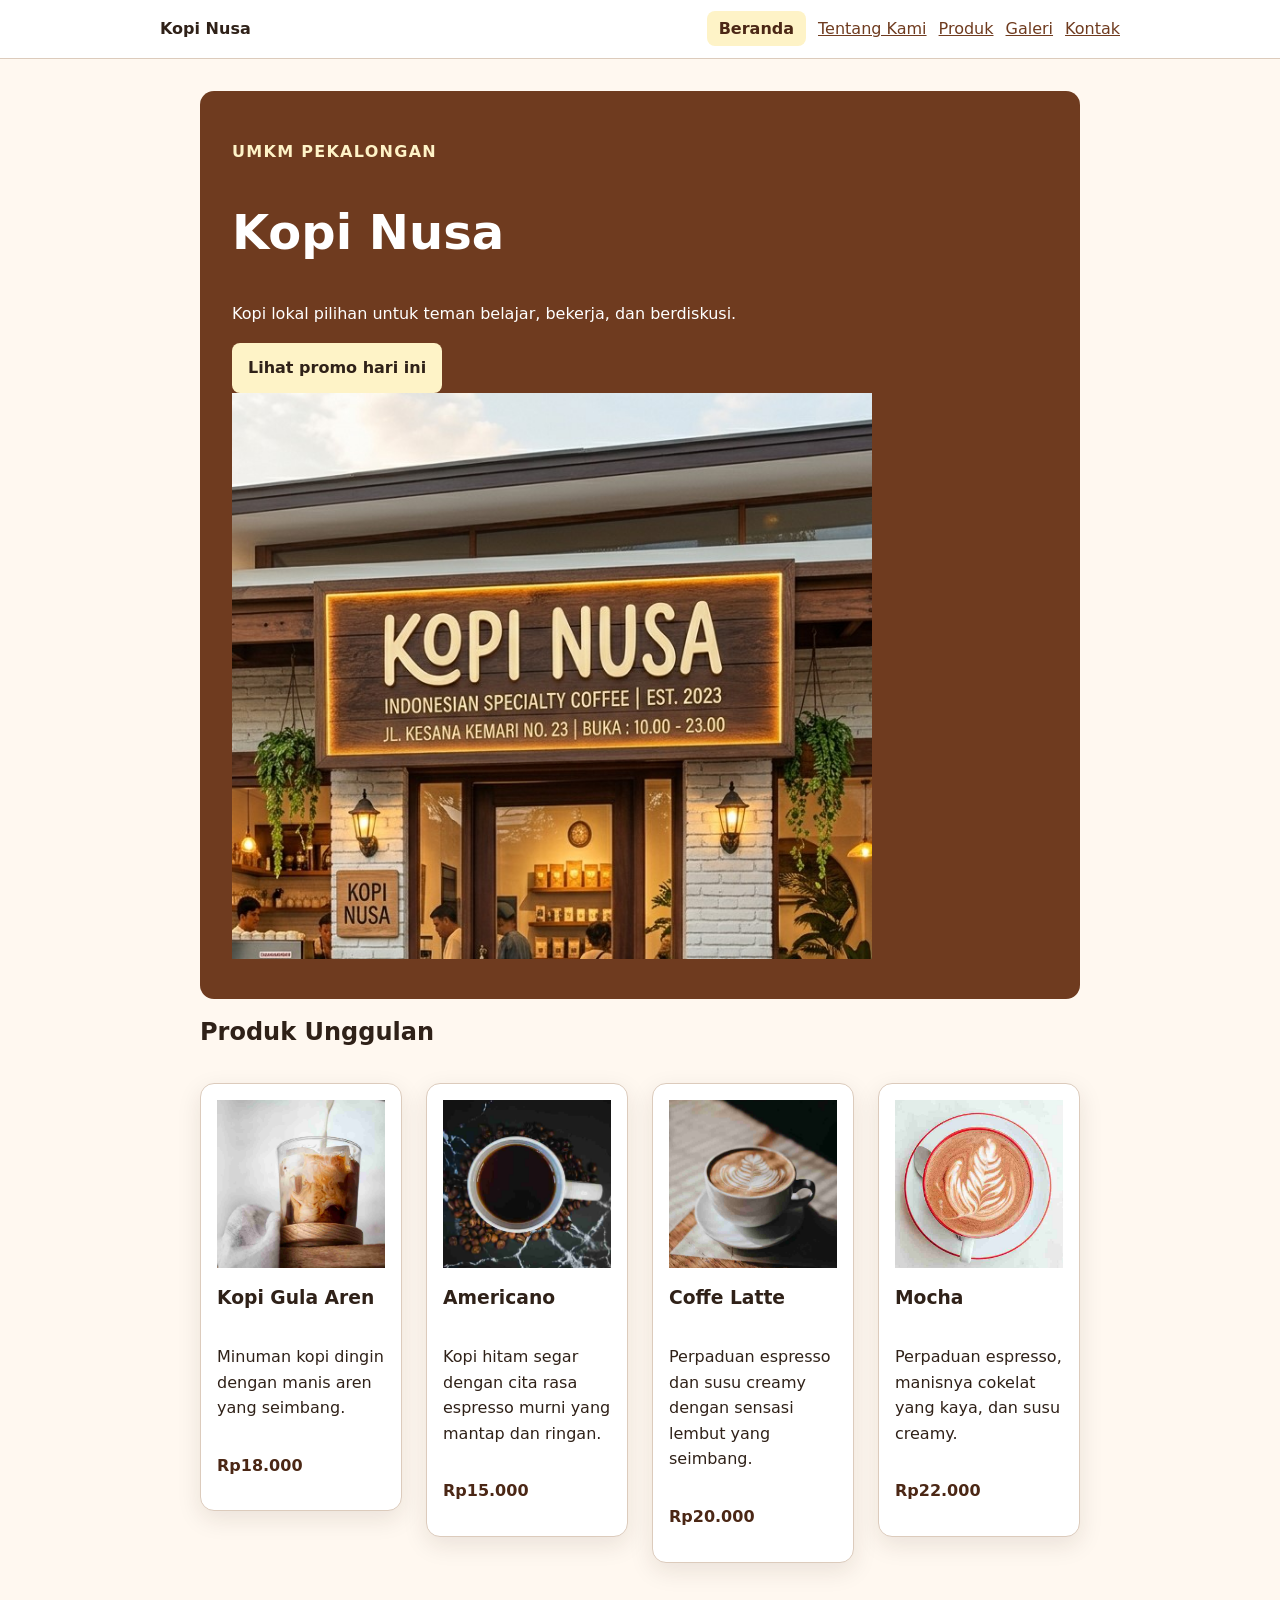
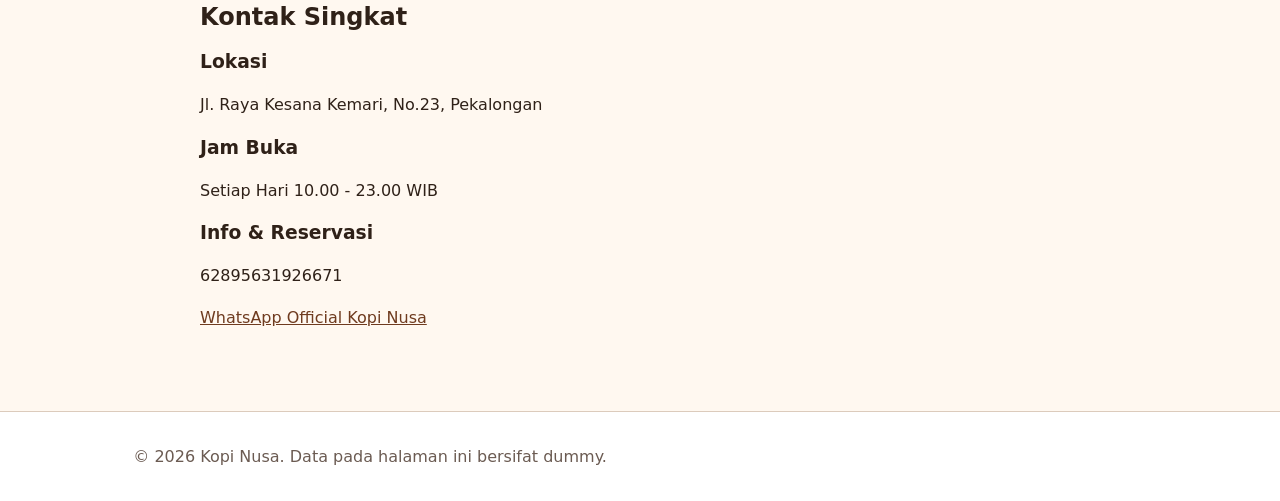
<file: index.html>
<!doctype html>
<html lang="id">
  <head>
    <meta charset="utf-8" />
    <meta name="viewport" content="width=device-width, initial-scale=1" />
    <title>Kopi Nusa - Website UMKM</title>
    <link rel="stylesheet" href="css/style.css" />
  </head>
  <script src="js/app.js" defer></script>

  <body>
  <a class="skip-link" href="#konten">Lewati ke konten utama</a>
  <header class="site-header">
    <nav class="nav" aria-label="Navigasi utama">
      <a class="brand" href="index.html">Kopi Nusa</a>
      <ul>
        <li><a aria-current="page" href="index.html">Beranda</a></li>
        <li><a href="tentang.html">Tentang Kami</a></li>
        <li><a href="produk.html">Produk</a></li>
        <li><a href="galeri.html">Galeri</a></li>
        <li><a href="kontak.html">Kontak</a></li>
      </ul>
    </nav>
  </header>

  <main id="konten" class="page">
      <section class="hero" aria-labelledby="hero-title">
  <div class="hero-content">
    <p class="eyebrow">UMKM Pekalongan</p>
    <h1 id="hero-title">Kopi Nusa</h1>
    <p>Kopi lokal pilihan untuk teman belajar, bekerja, dan berdiskusi.</p>
    <button id="promoButton" type="button">Lihat promo hari ini</button>
  </div>
  <img class="hero-image" src="assets/images/galeri/Kopi Nusa.jpg" width="640" height="360" alt="Etalase Kopi Nusa berisi kemasan kopi lokal" />
</section>

      <section aria-labelledby="produk-title">
        <h2 id="produk-title">Produk Unggulan</h2>
        <ul class="product-list">
          <li>
    <article class="product-card">
      <img src="assets/images/kopi/gula aren-.jpg" width="500" height="500" loading="lazy" alt="Gelas Kopi Gula Aren dingin" class="product-img">
      <h3>Kopi Gula Aren</h3>
      <p>Minuman kopi dingin dengan manis aren yang seimbang.</p>
      <p class="price">Rp18.000</p>
    </article>
  </li>
  <li>
    <article class="product-card">
      <img src="assets/images/kopi/americano.jpg" width="500" height="500" loading="lazy" alt="Gelas Kopi Americano Panas" class="product-img">
      <h3>Americano</h3>
      <p>Kopi hitam segar dengan cita rasa espresso murni yang mantap dan ringan.</p>
      <p class="price">Rp15.000</p>
    </article>
  </li>
  <li>
    <article class="product-card">
      <img src="assets/images/kopi/latte_.jpg" width="500" height="500" loading="lazy" alt="Gelas Kopi Latte Panas" class="product-img">
      <h3>Coffe Latte</h3>
      <p>Perpaduan espresso dan susu creamy dengan sensasi lembut yang seimbang.</p>
      <p class="price">Rp20.000</p>
    </article>
  </li>
  <li>
    <article class="product-card">
      <img src="assets/images/kopi/mocha_.jpg" width="500" height="500" loading="lazy" alt="Gelas Kopi Mocha Panas" class="product-img">
      <h3>Mocha</h3>
      <p>Perpaduan espresso, manisnya cokelat yang kaya, dan susu creamy.</p>
      <p class="price">Rp22.000</p>
    </article>
  </li>
</ul>
</section>

      <section id="kontak-singkat" aria-labelledby="kontak-title">
        <h2 id="kontak-title">Kontak Singkat</h2>

        <div class="contact-list">
          <div class="contact-card">
            <h3>Lokasi</h3>
            <p>Jl. Raya Kesana Kemari, No.23, Pekalongan</p>
          </div>

          <div class="contact-card">
            <h3>Jam Buka</h3>
            <p>Setiap Hari 10.00 - 23.00 WIB</p>
          </div>

          <div class="contact-card">
            <h3>Info & Reservasi</h3>
            <p>62895631926671</p>
            <p>
              <a href="https://wa.me/62895631926671" target="_blank" rel="noopener noreferrer">WhatsApp Official Kopi Nusa</a>
            </p>
          </div>
        </div>
      </section>
    </main>
    <footer class="site-footer">
  <p>&copy; 2026 Kopi Nusa. Data pada halaman ini bersifat dummy.</p>
</footer>
    <script src="js/script.js"></script>
  </body>
</html>
</file>
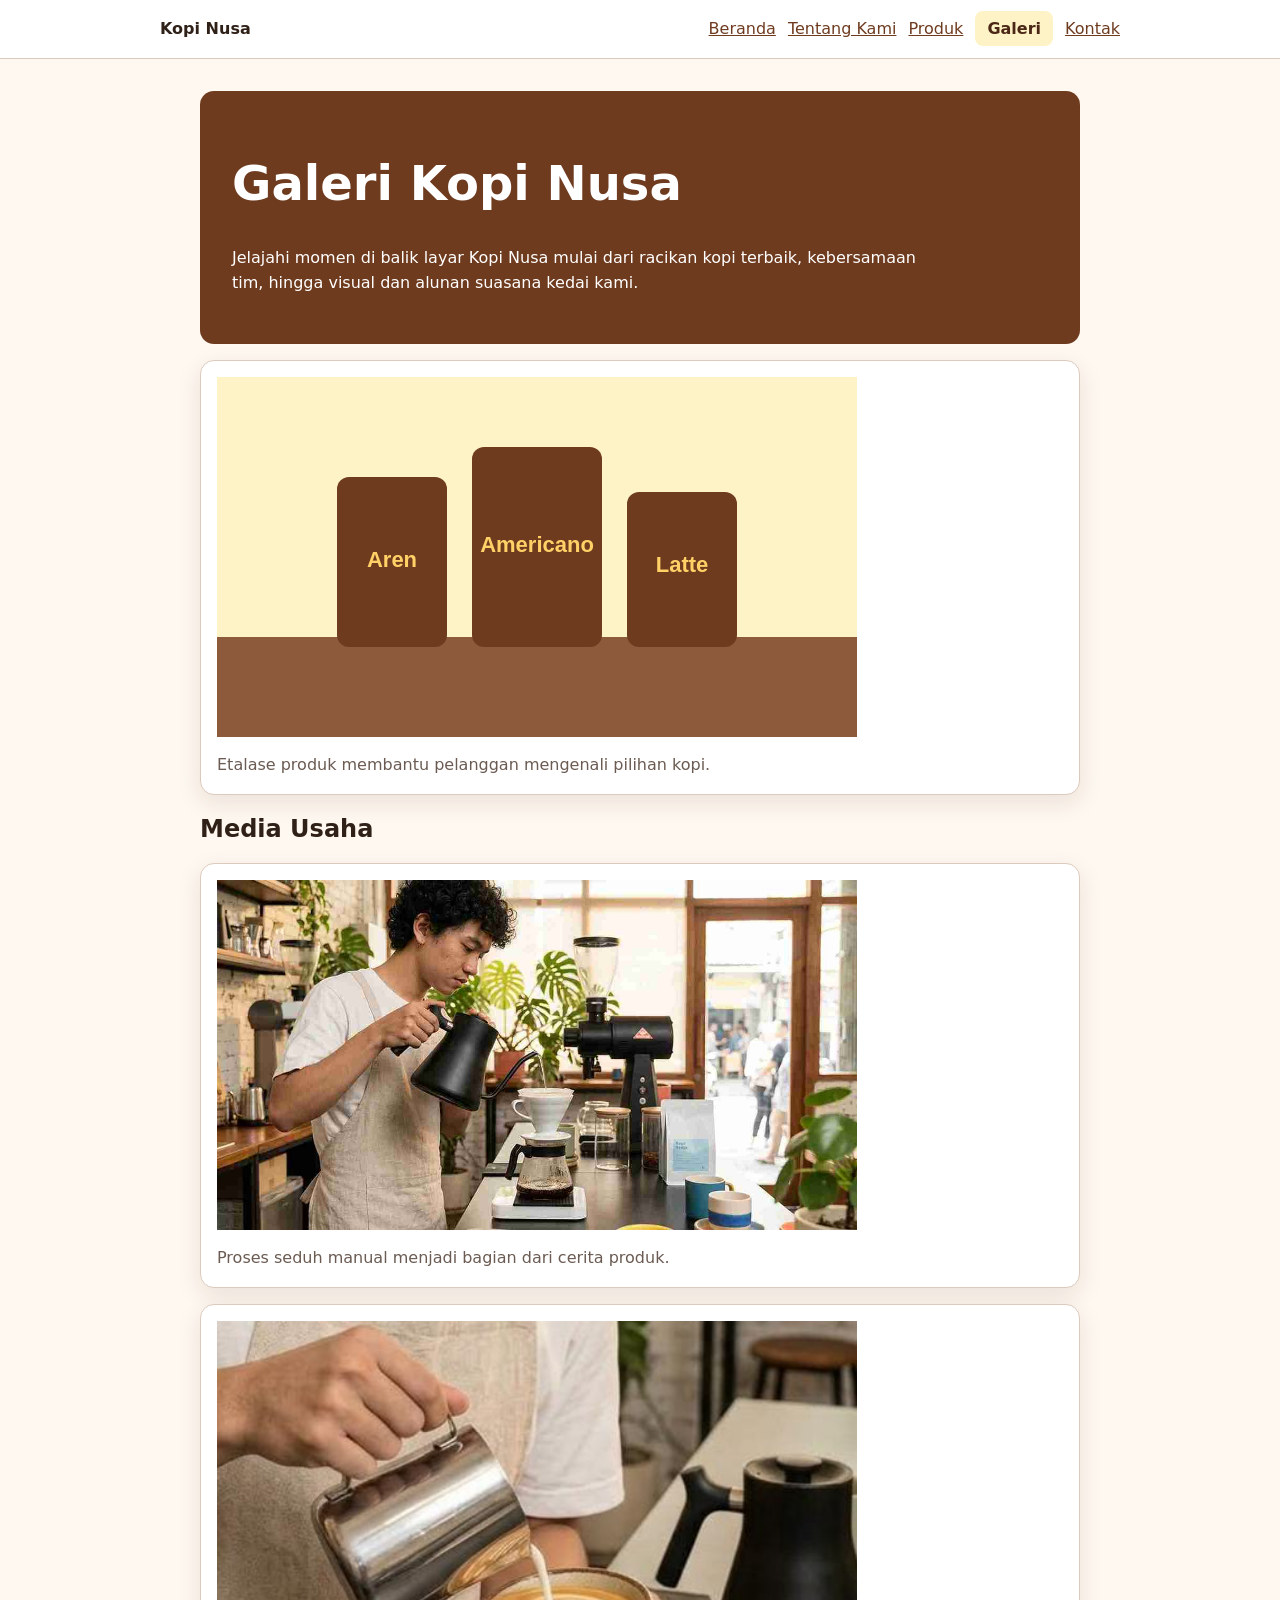
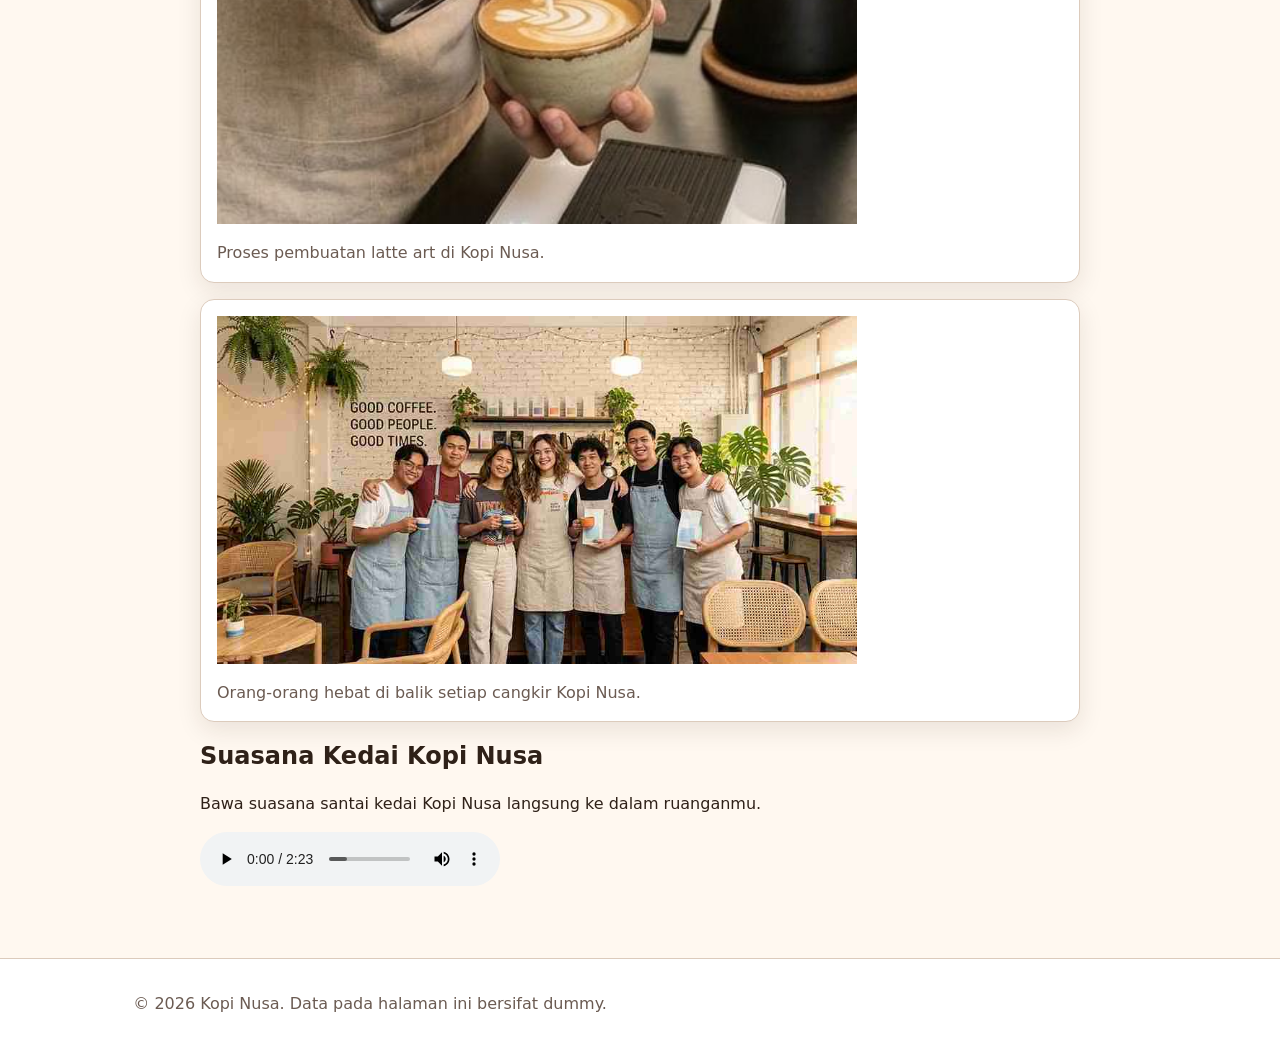
<file: galeri.html>
<!doctype html>
<html lang="id">
  <head>
    <meta charset="utf-8" />
    <meta name="viewport" content="width=device-width, initial-scale=1" />
    <title>Produk Kopi Nusa - Website UMKM</title>
    <link rel="stylesheet" href="css/style.css" />
  </head>
  <script src="js/app.js" defer></script>
  <body>
    <a class="skip-link" href="#konten">Lewati ke konten utama</a>
    <header class="site-header">
      <nav class="nav" aria-label="Navigasi utama">
        <a class="brand" href="index.html">Kopi Nusa</a>
        <ul>
          <li><a href="index.html">Beranda</a></li>
          <li><a href="tentang.html">Tentang Kami</a></li>
          <li><a href="produk.html">Produk</a></li>
          <li><a aria-current="page" href="galeri.html">Galeri</a></li>
          <li><a href="kontak.html">Kontak</a></li>
        </ul>
      </nav>
    </header>
    <main id="konten" class="page">
      <div class="hero">
      <h1>Galeri Kopi Nusa</h1>
      <p>Jelajahi momen di balik layar Kopi Nusa mulai dari racikan kopi terbaik, kebersamaan tim, hingga visual dan alunan suasana kedai kami.</p>
      </div>
  
<figure class="media-card">
  <img src="assets/images/etalase-kopi.svg" width="640" height="360" loading="lazy" alt="Etalase Kopi Nusa berisi kemasan kopi lokal" />
  <figcaption>Etalase produk membantu pelanggan mengenali pilihan kopi.</figcaption>
</figure>

<section aria-labelledby="media-title">
  <h2 id="media-title">Media Usaha</h2>

<div class="galeri-grid">
  <figure class="media-card">
    <img src="assets/images/galeri/barista menuang.jpg" width="640" height="360" loading="lazy" alt="Barista menuang air panas ke dripper kopi" />
    <figcaption>Proses seduh manual menjadi bagian dari cerita produk.</figcaption>
  </figure>

  <figure class="media-card">
    <img src="assets/images/galeri/proses latte art.jpeg" width="640" height="360" loading="lazy" alt="Barista sedang menuangkan buih susu untuk membuat latte art" />
    <figcaption>Proses pembuatan latte art di Kopi Nusa.</figcaption>
  </figure>

  <figure class="media-card">
    <img src="assets/images/galeri/Owner dan tim.jpg" width="640" height="360" loading="lazy" alt="Pemilik dan tim Kopi Nusa berfoto bersama" />
    <figcaption>Orang-orang hebat di balik setiap cangkir Kopi Nusa.</figcaption>
  </figure>
</div>
</section>
<section aria-labelledby="audio-title">
  <h2 id="audio-title">Suasana Kedai Kopi Nusa</h2>
  <p id="audio-note">Bawa suasana santai kedai Kopi Nusa langsung ke dalam ruanganmu.</p>
  <audio controls aria-describedby="audio-note" src="assets/images/audio/suasana coffe shop.mpeg">
    Browser Anda tidak mendukung pemutar audio.
  </audio>
</section>
    </main>
    <footer class="site-footer">
      <p>&copy; 2026 Kopi Nusa. Data pada halaman ini bersifat dummy.</p>
    </footer>
  </body>
</html>
</file>
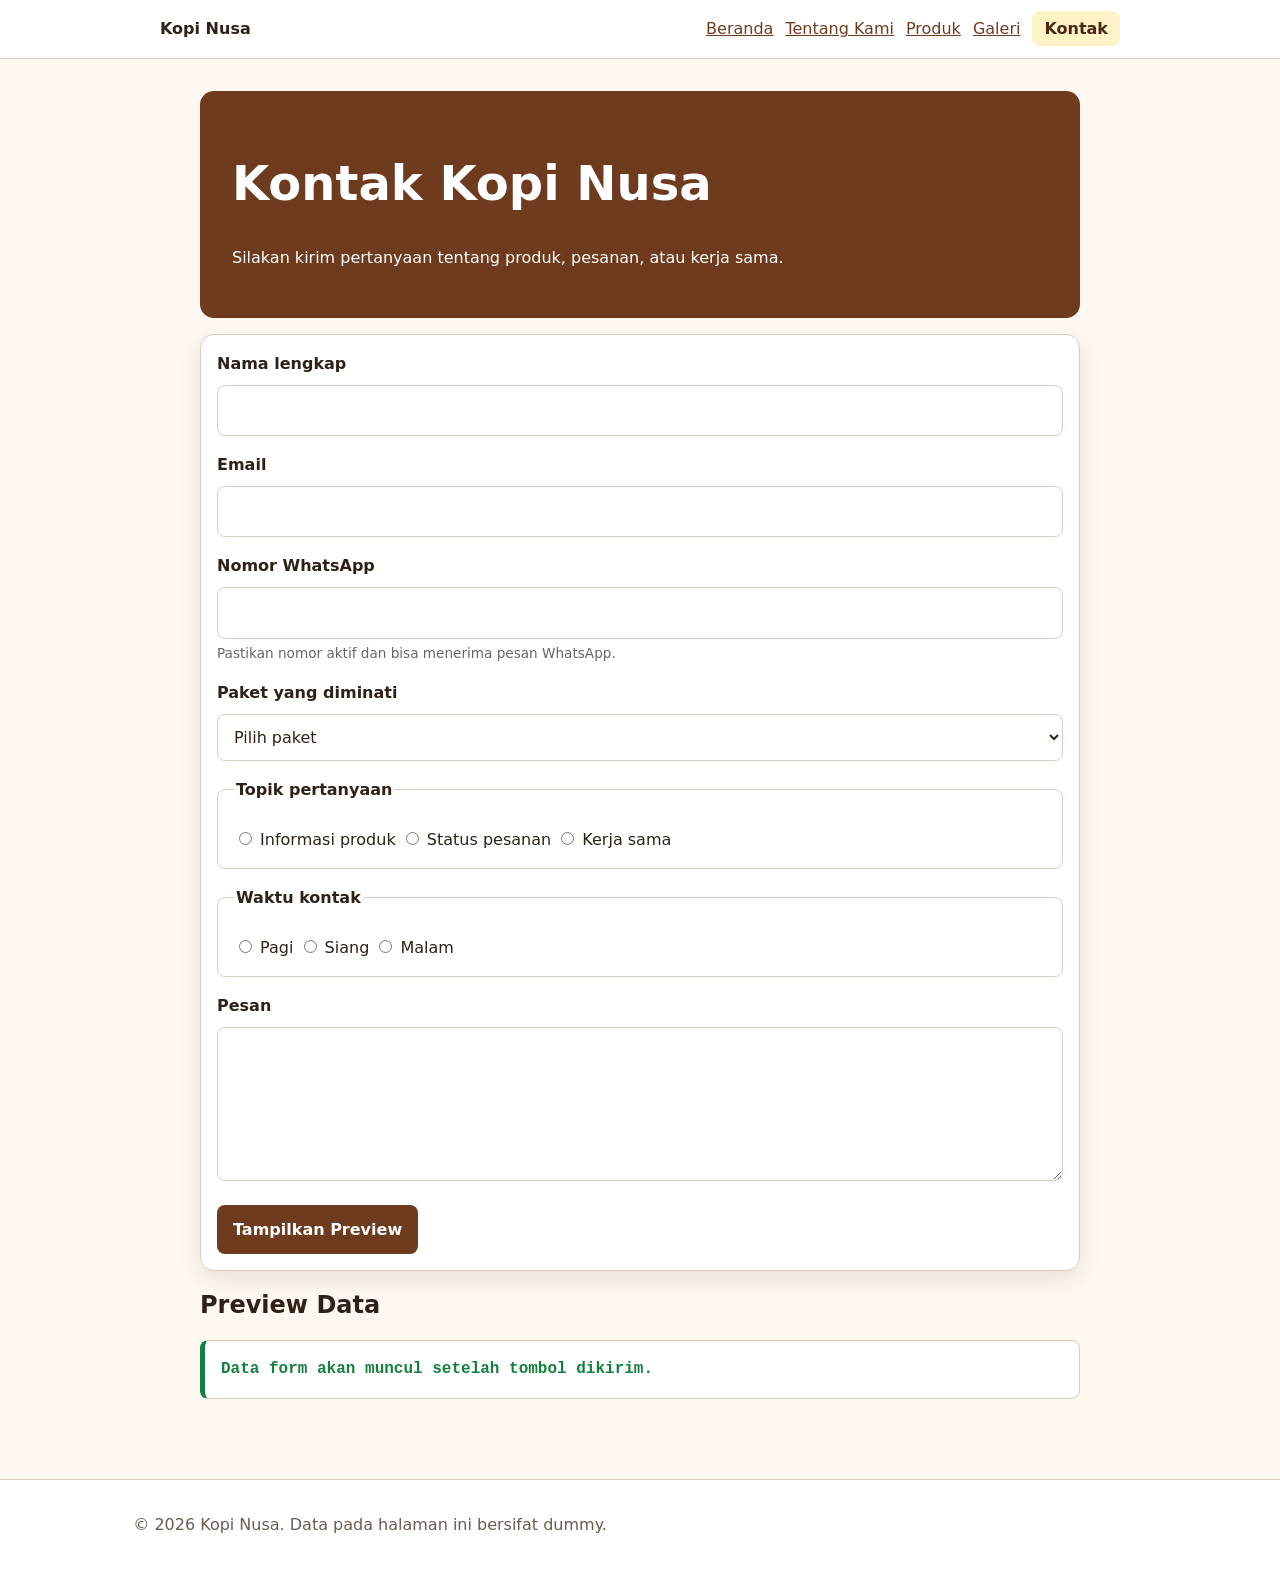
<file: kontak.html>
<!doctype html>
<html lang="id">
  <head>
    <meta charset="utf-8" />
    <meta name="viewport" content="width=device-width, initial-scale=1" />
    <title>Kontak Kopi Nusa - Website UMKM</title>
    <link rel="stylesheet" href="css/style.css" />
    <script src="js/form.js" defer></script>
  </head>
  <script src="js/app.js" defer></script>
  <body>
    <a class="skip-link" href="#konten">Lewati ke konten utama</a>
    <header class="site-header">
      <nav class="nav" aria-label="Navigasi utama">
        <a class="brand" href="index.html">Kopi Nusa</a>
        <ul>
          <li><a href="index.html">Beranda</a></li>
          <li><a href="tentang.html">Tentang Kami</a></li>
          <li><a href="produk.html">Produk</a></li>
          <li><a href="galeri.html">Galeri</a></li>
          <li><a aria-current="page" href="kontak.html">Kontak</a></li>
        </ul>
      </nav>
    </header>
    <main id="konten" class="page">
      <div class="hero">
      <h1>Kontak Kopi Nusa</h1>
      <p>Silakan kirim pertanyaan tentang produk, pesanan, atau kerja sama.</p>
    </div>

      <form id="form-kontak" action="#" method="post">
  <div class="field">
    <label for="nama">Nama lengkap</label>
    <input id="nama" name="nama" type="text" autocomplete="name" required minlength="3" />
  </div>
  <div class="field">
    <label for="email">Email</label>
    <input id="email" name="email" type="email" autocomplete="email" required />
  </div>
  <div class="field">
    <label for="whatsapp">Nomor WhatsApp</label>
    <input id="whatsapp" name="whatsapp" type="tel" inputmode="numeric" pattern="[0-9]*" minlength="10"/>
    <small id="wa-help" style="display: block; font-size: 0.85em; color: #666; margin-top: 4px;">Pastikan nomor aktif dan bisa menerima pesan WhatsApp.</small>
  </div>

  <div class="field">
  <label for="paket">Paket yang diminati</label>
  <select id="paket" name="paket" required>
    <option value="">Pilih paket</option>
    <option value="seduh rumahan">Paket seduh rumahan/harian</option>
    <option value="minum di tempat">Paket minum di tempat</option>
  </select>
</div>
<fieldset>
    <legend>Topik pertanyaan</legend>
    <label><input type="radio" name="topik" value="produk" required /> Informasi produk</label>
    <label><input type="radio" name="topik" value="pesanan" /> Status pesanan</label>
    <label><input type="radio" name="topik" value="kerja-sama" /> Kerja sama</label>
</fieldset>

<fieldset>
  <legend>Waktu kontak</legend>
  <label><input type="radio" name="waktu" value="pagi" required /> Pagi</label>
  <label><input type="radio" name="waktu" value="siang" /> Siang</label>
  <label><input type="radio" name="waktu" value="malam" /> Malam</label>
</fieldset>

<div class="field">
  <label for="pesan">Pesan</label>
  <textarea id="pesan" name="pesan" rows="5" required minlength="10"></textarea>
</div>

<button type="submit">Tampilkan Preview</button>
</form>
<section aria-labelledby="preview-title">
  <h2 id="preview-title">Preview Data</h2>
  <pre id="preview-form" aria-live="polite">Data form akan muncul setelah tombol dikirim.</pre>
</section>
    </main>
    <footer class="site-footer">
      <p>&copy; 2026 Kopi Nusa. Data pada halaman ini bersifat dummy.</p>
    </footer>
  </body>
</html>
</file>
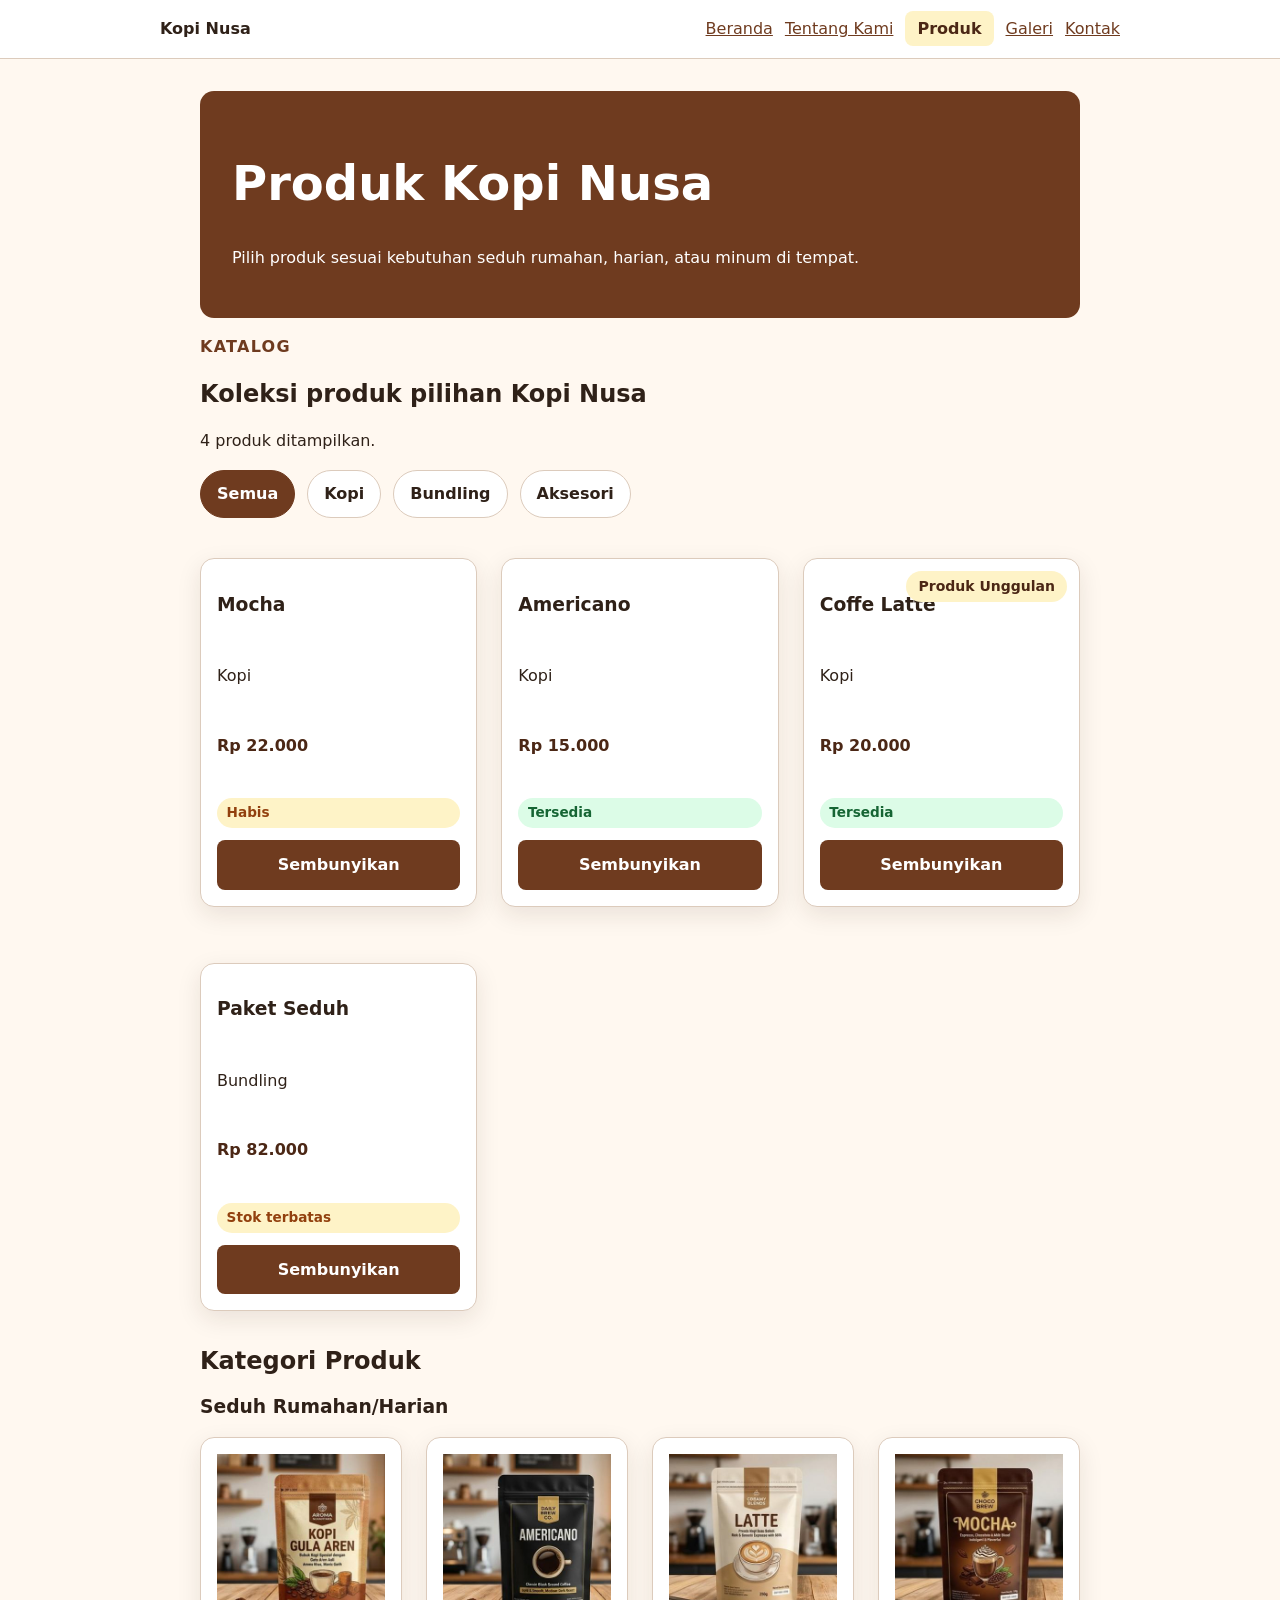
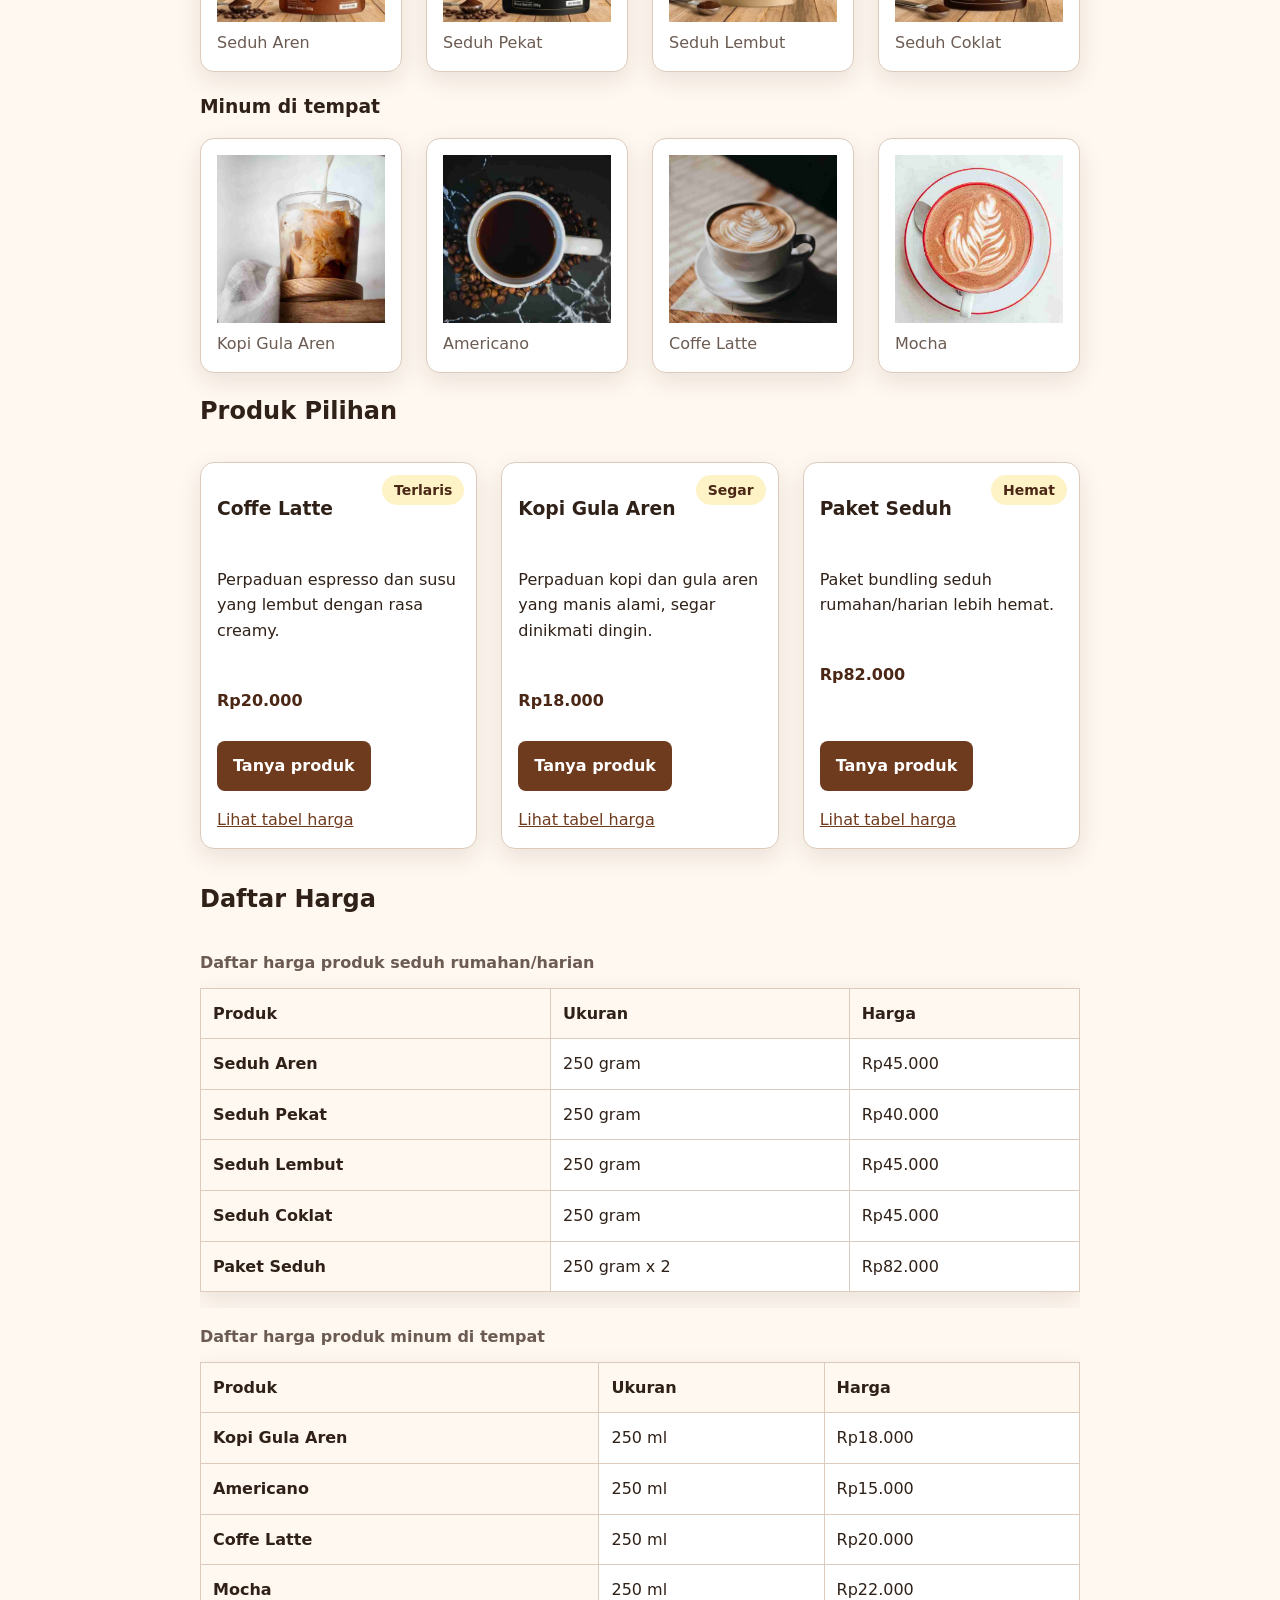
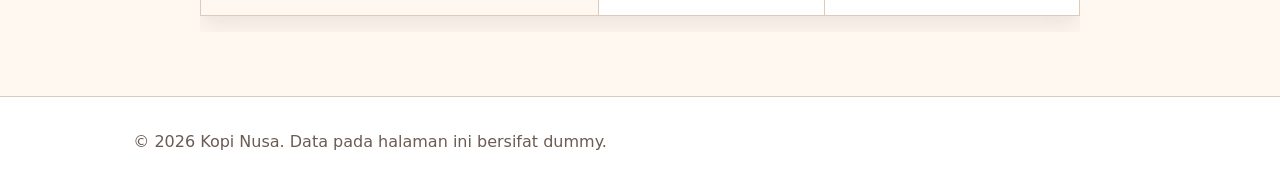
<file: produk.html>
<!doctype html>
<html lang="id">
  <head>
    <meta charset="utf-8" />
    <meta name="viewport" content="width=device-width, initial-scale=1" />
    <title>Produk Kopi Nusa - Website UMKM</title>
    <link rel="stylesheet" href="css/style.css" />
    <script src="js/app.js" defer></script>
  </head>
  <body>
    <a class="skip-link" href="#konten">Lewati ke konten utama</a>
    <header class="site-header">
      <nav class="nav" aria-label="Navigasi utama">
        <a class="brand" href="index.html">Kopi Nusa</a>
        <ul>
          <li><a href="index.html">Beranda</a></li>
          <li><a href="tentang.html">Tentang Kami</a></li>
          <li><a aria-current="page" href="produk.html">Produk</a></li>
          <li><a href="galeri.html">Galeri</a></li>
          <li><a href="kontak.html">Kontak</a></li>
        </ul>
      </nav>
    </header>
    <main id="konten" class="page">
      <div class="hero">
        <h1>Produk Kopi Nusa</h1>
        <p>Pilih produk sesuai kebutuhan seduh rumahan, harian, atau minum di tempat.</p>
      </div>

    <section class="section" aria-labelledby="produk-dinamis-title">
      <div class="section-heading">
        <p class="eyebrow">Katalog</p>
        <h2 id="produk-dinamis-title">Koleksi produk pilihan Kopi Nusa</h2>
        <p id="produk-status" class="produk-status">Produk belum dimuat.</p>
      </div>
      
      <div class="filter-bar" aria-label="Filter kategori produk">
        <button type="button" class="filter-button is-active" data-filter="Semua">Semua</button>
        <button type="button" class="filter-button" data-filter="Kopi">Kopi</button>
        <button type="button" class="filter-button" data-filter="Bundling">Bundling</button>
        <button type="button" class="filter-button" data-filter="Aksesori">Aksesori</button>
      </div>
      <div id="produk-grid" class="product-grid" aria-live="polite"></div>
    </section>

    <section aria-labelledby="kategori-title">
        <h2 id="kategori-title">Kategori Produk</h2>
        <h3>Seduh Rumahan/Harian</h3>
    <ul class="product-list">
      <li>
        <figure class="product-card">
          <img src="assets/images/kopi bubuk/gula aren bubuk.jpeg" width="500" height="500" loading="lazy" alt="Kopi Gula Aren 250g" class="product-img" />
          <figcaption>Seduh Aren</figcaption>
        </figure>
      </li>
      <li>
        <figure class="product-card">
          <img src="assets/images/kopi bubuk/americano bubuk.jpeg" width="500" height="500" loading="lazy" alt="Americano 250g" class="product-img" />
          <figcaption>Seduh Pekat</figcaption>
        </figure>
      </li>
      <li>
        <figure class="product-card">
          <img src="assets/images/kopi bubuk/latte bubuk.jpeg" width="500" height="500" loading="lazy" alt="Latte 250g" class="product-img" />
          <figcaption>Seduh Lembut</figcaption>
        </figure>
      </li>
      <li>
        <figure class="product-card">
          <img src="assets/images/kopi bubuk/mocha bubuk.jpeg" width="500" height="500" loading="lazy" alt="Mocha 250g" class="product-img" />
          <figcaption>Seduh Coklat</figcaption>
        </figure>
      </li>
    </ul>
    <h3>Minum di tempat</h3>
    <ul class="product-list">
      <li>
        <figure class="product-card">
          <img src="assets/images/kopi/gula aren-.jpg" width="500" height="500" loading="lazy" alt="Gelas kopi gula aren dingin" class="product-img" />
          <figcaption>Kopi Gula Aren</figcaption>
        </figure>
      </li>
      <li>
        <figure class="product-card">
          <img src="assets/images/kopi/americano.jpg" width="500" height="500" loading="lazy" alt="Gelas americano panas" class="product-img" />
          <figcaption>Americano</figcaption>
        </figure>
      </li>
      <li>
        <figure class="product-card">
          <img src="assets/images/kopi/latte_.jpg" width="500" height="500" loading="lazy" alt="Gelas latte panas" class="product-img" />
          <figcaption>Coffe Latte</figcaption>
        </figure>
      </li>
      <li>
        <figure class="product-card">
          <img src="assets/images/kopi/mocha_.jpg" width="500" height="500" loading="lazy" alt="Gelas mocha panas" class="product-img" />
          <figcaption>Mocha</figcaption>
        </figure>
      </li>
    </ul>
    </section>

    <section aria-labelledby="produk-pilihan-title">
  <h2 id="produk-pilihan-title">Produk Pilihan</h2>
  <div class="product-grid">
    <article class="product-card">
      <span class="product-badge">Terlaris</span>
      <h3>Coffe Latte</h3>
      <p>Perpaduan espresso dan susu yang lembut dengan rasa creamy.</p>
      <p class="price">Rp20.000</p>
      <div class="card-actions">
        <a class="button" href="kontak.html">Tanya produk</a>
        <a href="#harga-title">Lihat tabel harga</a>
      </div>
    </article>

    <article class="product-card">
      <span class="product-badge">Segar</span>
      <h3>Kopi Gula Aren</h3>
      <p>Perpaduan kopi dan gula aren yang manis alami, segar dinikmati dingin.</p>
      <p class="price">Rp18.000</p>
      <div class="card-actions">
        <a class="button" href="kontak.html">Tanya produk</a>
        <a href="#harga-title">Lihat tabel harga</a>
      </div>
    </article>

    <article class="product-card">
      <span class="product-badge">Hemat</span>
      <h3>Paket Seduh</h3>
      <p>Paket bundling seduh rumahan/harian lebih hemat.</p>
      <p class="price">Rp82.000</p>
      <div class="card-actions">
        <a class="button" href="kontak.html">Tanya produk</a>
        <a href="#harga-title">Lihat tabel harga</a>
      </div>
    </article>
  </div>
</section>

    <section aria-labelledby="harga-title">
  <h2 id="harga-title">Daftar Harga</h2>
  <div class="table-scroll" role="region" aria-labelledby="daftar-harga-caption" tabindex="0">
  <table>
    <caption id="caption-seduh">Daftar harga produk seduh rumahan/harian</caption>
    <thead>
      <tr>
        <th scope="col">Produk</th>
        <th scope="col">Ukuran</th>
        <th scope="col">Harga</th>
      </tr>
    </thead>
    <tbody>
      <tr>
        <th scope="row">Seduh Aren</th>
        <td>250 gram</td>
        <td>Rp45.000</td>
      </tr>
      <tr>
        <th scope="row">Seduh Pekat</th>
        <td>250 gram</td>
        <td>Rp40.000</td>
      </tr>
      <tr>
        <th scope="row">Seduh Lembut</th>
        <td>250 gram</td>
        <td>Rp45.000</td>
      </tr>
      <tr>
        <th scope="row">Seduh Coklat</th>
        <td>250 gram</td>
        <td>Rp45.000</td>
      </tr>
      <tr>
        <th scope="row">Paket Seduh</th>
        <td>250 gram x 2</td>
        <td>Rp82.000</td>
      </tr>
      </tbody>
      </table>
    </div>

    <div class="table-scroll" role="region" aria-labelledby="daftar-harga-caption" tabindex="0">
      <table>
        <caption id="caption-minum">Daftar harga produk minum di tempat</caption>
        <thead>
      <tr>
        <th scope="col">Produk</th>
        <th scope="col">Ukuran</th>
        <th scope="col">Harga</th>
      </tr>
    </thead>
    <tbody>
      <tr>
        <th scope="row">Kopi Gula Aren</th>
        <td>250 ml</td>
        <td>Rp18.000</td>
      </tr>
      <tr>
        <th scope="row">Americano</th>
        <td>250 ml</td>
        <td>Rp15.000</td>
      </tr>
      <tr>
        <th scope="row">Coffe Latte</th>
        <td>250 ml</td>
        <td>Rp20.000</td>
      </tr>
      <tr>
        <th scope="row">Mocha</th>
        <td>250 ml</td>
        <td>Rp22.000</td>
      </tr>
    </tbody>
  </table>
  </div>
</section>
    </main>
    <footer class="site-footer">
      <p>&copy; 2026 Kopi Nusa. Data pada halaman ini bersifat dummy.</p>
    </footer>
  </body>
</html>
</file>
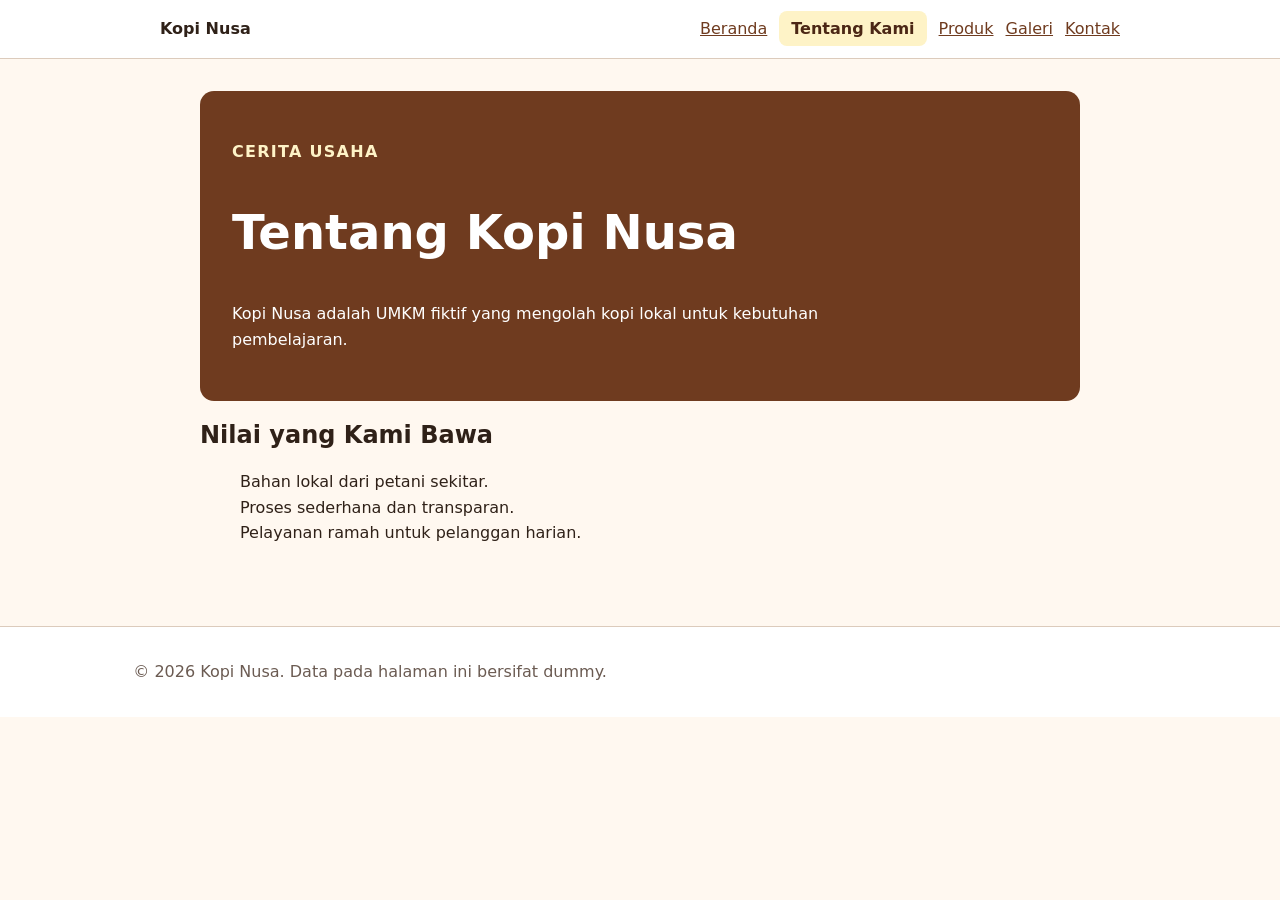
<file: tentang.html>
<!doctype html>
<html lang="id">
  <head>
    <meta charset="utf-8" />
    <meta name="viewport" content="width=device-width, initial-scale=1" />
    <title>Tentang Kopi Nusa - Website UMKM</title>
    <link rel="stylesheet" href="css/style.css" />
  </head>
  <script src="js/app.js" defer></script>
  <body>
    <a class="skip-link" href="#konten">Lewati ke konten utama</a>
    <header class="site-header">
      <nav class="nav" aria-label="Navigasi utama">
        <a class="brand" href="index.html">Kopi Nusa</a>
        <ul>
          <li><a href="index.html">Beranda</a></li>
          <li><a aria-current="page" href="tentang.html">Tentang Kami</a></li>
          <li><a href="produk.html">Produk</a></li>
          <li><a href="galeri.html">Galeri</a></li>
          <li><a href="kontak.html">Kontak</a></li>
        </ul>
      </nav>
    </header>
    <main id="konten" class="page">
      <section class="hero">
        <p class="eyebrow">CERITA USAHA</p>
        <h1>Tentang Kopi Nusa</h1>
        <p>Kopi Nusa adalah UMKM fiktif yang mengolah kopi lokal untuk kebutuhan pembelajaran.</p>
      </section>
      <section aria-labelledby="nilai-title">
        <h2 id="nilai-title">Nilai yang Kami Bawa</h2>
        <ul>
          <li>Bahan lokal dari petani sekitar.</li>
          <li>Proses sederhana dan transparan.</li>
          <li>Pelayanan ramah untuk pelanggan harian.</li>
        </ul>
      </section>
    </main>
    <footer class="site-footer">
      <p>&copy; 2026 Kopi Nusa. Data pada halaman ini bersifat dummy.</p>
    </footer>
  </body>
</html>
</file>
<file: css/style.css>
:root {
  --color-primary: #6f3b1f;
  --color-primary-strong: #4b2715;
  --color-text: #2f2118;
  --color-muted: #6b5b52;
  --color-surface: #ffffff;
  --color-surface-soft: #fff8f0;
  --color-border: #dccbbc;
  --color-focus: #1d4ed8;
  --space-1: 0.5rem;
  --space-2: 0.75rem;
  --space-3: 1rem;
  --space-4: 1.5rem;
  --space-5: 2rem;
  --radius-sm: 0.5rem;
  --radius-md: 0.875rem;
  --shadow-card: 0 0.5rem 1.5rem rgb(47 33 24 / 0.1);

/* Challenge */
  --color-success: #15803d;
  --color-success-soft: #dcfce7;
  --color-danger: #b91c1c;
  --color-danger-soft: #fee2e2;
}

*,
*::before,
*::after {
  box-sizing: border-box;
}

html { color-scheme: light; }

body {
  margin: 0;
  color: var(--color-text);
  background: var(--color-surface-soft);
  font-family: system-ui, -apple-system, BlinkMacSystemFont, "Segoe UI", sans-serif;
  font-size: 1rem;
  line-height: 1.6;
}

.page {
  max-width: 920px;
  margin: 0 auto;
  padding: 32px 20px;
}

.hero {
  padding: var(--space-5);
  color: var(--color-surface);
  background: var(--color-primary);
  border-radius: var(--radius-md);
}
h1,
h2,
h3 { line-height: 1.2; text-wrap: balance; }
h1 { font-size: clamp(2rem, 6vw, 3rem); }
p,
li { max-width: 68ch; }
.eyebrow { color: var(--color-primary); font-weight: 800; letter-spacing: 0.08em; text-transform: uppercase; }
.hero .eyebrow { color: #fef3c7; }
.price { color: var(--color-primary-strong); font-weight: 800; }

.products {
  padding-left: 1.2rem;
}

.button,
button {
  display: inline-block;
  padding: var(--space-2) var(--space-3);
  color: var(--color-surface);
  font: inherit;
  font-weight: 700;
  text-decoration: none;
  cursor: pointer;
  background: var(--color-primary);
  border: 0;
  border-radius: var(--radius-sm);
}
.button:hover,
button:hover { color: var(--color-surface); background: var(--color-primary-strong); }
.hero button { color: var(--color-text); background: #fef3c7; }
.hero button:hover { color: var(--color-text); background: #fde68a; }

img { max-width: 100%; height: auto; }
figure { margin: 0 0 24px; }
figcaption { margin-top: 8px; color: #6b5b52; }
table { width: 100%; border-collapse: collapse; }
caption { margin-bottom: 8px; font-weight: 700; text-align: left; }
th,
td { padding: 10px; text-align: left; border: 1px solid #dccbbc; }

.field { margin-bottom: 16px; }
.field label { display: block; margin-bottom: 6px; }
fieldset { margin: 0 0 16px; }
#preview-form { padding: 16px; white-space: pre-wrap; background: white; border: 1px solid #dccbbc; }

img { max-width: 100%; height: auto; }
a { color: var(--color-primary); }
a:hover { color: var(--color-primary-strong); }
:focus-visible { outline: 3px solid var(--color-focus); outline-offset: 3px; }

.skip-link {
  position: absolute;
  top: -5rem;
  left: var(--space-3);
  padding: var(--space-2) var(--space-3);
  color: var(--color-surface);
  background: var(--color-text);
}
.skip-link:focus { top: var(--space-3); }

.site-header,
.site-footer {
  padding: var(--space-3) var(--space-4);
  background: var(--color-surface);
  border-bottom: 1px solid var(--color-border);
}
.site-footer {
  margin-top: var(--space-5);
  color: var(--color-muted);
  text-align: center;
  border-top: 1px solid var(--color-border);
  border-bottom: 0;
}
.nav,
.page { width: min(100% - 2rem, 60rem); margin-inline: auto; }
.brand {
  display: inline-block;
  margin-bottom: var(--space-2);
  color: var(--color-text);
  font-weight: 800;
  text-decoration: none;
}
.nav ul { padding: 0; margin: 0; list-style: none; }
.nav li { display: inline-block; margin: 0 var(--space-2) var(--space-1) 0; }
.nav a[aria-current="page"] {
  padding: var(--space-1) var(--space-2);
  color: var(--color-primary-strong);
  font-weight: 700;
  text-decoration: none;
  background: #fef3c7;
  border-radius: var(--radius-sm);
}
.page { padding-block: var(--space-5); }

.product-card,
.media-card,
table,
form {
  margin-block: var(--space-3);
  padding: var(--space-3);
  background: var(--color-surface);
  border: 1px solid var(--color-border);
  border-radius: var(--radius-md);
  box-shadow: var(--shadow-card);
}
figure { margin-inline: 0; }
figcaption,
caption { color: var(--color-muted); }
table { width: 100%; border-collapse: collapse; border-radius: 0; }
caption { margin-bottom: var(--space-2); font-weight: 700; text-align: left; }
th,
td { padding: var(--space-2); text-align: left; border: 1px solid var(--color-border); }
th { background: var(--color-surface-soft); }

.field { margin-bottom: var(--space-3); }
.field label,
legend { display: block; margin-bottom: var(--space-1); font-weight: 700; }
.field input,
.field select,
.field textarea {
  width: 100%;
  padding: var(--space-2);
  color: inherit;
  font: inherit;
  background: var(--color-surface);
  border: 1px solid var(--color-border);
  border-radius: var(--radius-sm);
}
input[type="radio"],
input[type="checkbox"] { width: auto; }
fieldset {
  margin: 0 0 var(--space-3);
  padding: var(--space-3);
  border: 1px solid var(--color-border);
  border-radius: var(--radius-sm);
}
audio { max-width: 100%; }
#preview-form {
  padding: var(--space-3);
  white-space: pre-wrap;
  background: var(--color-surface);
  border: 1px solid var(--color-border);
  border-radius: var(--radius-sm);
  color: var(--color-success);
  border-left: 5px solid var(--color-success);
  font-weight: bold;
}

ul {
  list-style: none;
}

.nav {
  display: flex;
  flex-direction: column;
  gap: var(--space-3);
  align-items: flex-start;
}
.brand { margin-bottom: 0; }
.nav ul {
  display: flex;
  flex-direction: column;
  gap: var(--space-2);
  flex-wrap: wrap;
}
.nav li { margin: 0; }

.product-card { display: flex; flex-direction: column; }
.product-badge {
  align-self: flex-start;
  padding: 0.25rem var(--space-2);
  color: var(--color-primary-strong);
  font-size: 0.875rem;
  font-weight: 800;
  background: #fef3c7;
  border-radius: 999px;
}
.card-actions {
  display: flex;
  gap: var(--space-2);
  align-items: center;
  flex-wrap: wrap;
  margin-top: auto;
}

.hero { grid-template-columns: 1fr; }
.product-grid,
.gallery-grid { grid-template-columns: 1fr; }

.product-list {
  display: flex;
  flex-wrap: wrap;
  gap: var(--space-4, 1rem);
  list-style: none;
  margin: 0 0 var(--space-6, 1.5rem);
  padding: 0;
}
.product-list > li {
  flex: 1 1 10rem;      /*basis 10rem, boleh tumbuh/menyusut*/
  max-width: 14rem;
}
.product-list figure {
  margin: 0;
}
.product-img {
  display: block;
  width: 100%;
  aspect-ratio: 1 / 1;
  object-fit: cover;
}

.product-grid {
  display: grid;
  grid-template-columns: repeat(auto-fit, minmax(16rem, 1fr));
  gap: var(--space-4, 1rem);
}

.product-grid .product-card {
  position: relative;
  display: flex;
  flex-direction: column;
  gap: var(--space-2, 0.5rem);
}
.product-badge {
  position: absolute;
  top: var(--space-2, 0.5rem);
  right: var(--space-2, 0.5rem);
}

.card-actions {
  display: flex;
  flex-wrap: wrap;
  align-items: center;
  gap: var(--space-3, 0.75rem);
  margin-top: auto;
}

.table-scroll { max-width: 100%; overflow-x: auto; }
.table-scroll:focus-visible { outline: 3px solid var(--color-focus); outline-offset: 3px; }
.table-scroll table { min-width: 40rem; }

@media (min-width: 42rem) {
  .nav ul { flex-direction: row; }
  .gallery-grid { grid-template-columns: repeat(2, minmax(0, 1fr)); }
}

@media (min-width: 48rem) {
  .hero { grid-template-columns: 1.2fr 0.8fr; }
  .product-grid { grid-template-columns: repeat(2, minmax(0, 1fr)); }
}

@media (min-width: 60rem) {
  .nav { flex-direction: row; align-items: center; justify-content: space-between; }
  .product-grid { grid-template-columns: repeat(3, minmax(0, 1fr)); }
}

.js-product-grid {
  display: grid;
  grid-template-columns: repeat(auto-fit, minmax(14rem, 1fr));
  gap: var(--space-4);
}

.js-product-card {
  position: relative;
  padding: var(--space-4);
  border: 1px solid var(--color-border);
  border-radius: var(--radius-lg);
  background: var(--color-surface);
}

.stock-badge {
  display: inline-flex;
  margin-block-start: var(--space-2);
  padding: 0.25rem 0.6rem;
  border-radius: 999px;
  font-size: 0.85rem;
  font-weight: 700;
  background: #dcfce7;
  color: #166534;
}

.stock-badge.warning {
  background: #fef3c7;
  color: #92400e;
}

.stock-badge.empty {
  background: #fee2e2;
  color: #991b1b;
}

#produk-unggulan {
  font-weight: 700;
  color: var(--color-primary, #6f3b1f);
}

.filter-bar {
  display: flex;
  flex-wrap: wrap;
  gap: 0.75rem;
  margin-block: 1rem 1.5rem;
}

.filter-button {
  border: 1px solid var(--color-border, #cbd5e1);
  border-radius: 999px;
  background: #ffffff;
  color: var(--color-text, #1f2937);
  padding: 0.65rem 1rem;
  font-weight: 700;
  cursor: pointer;
}

.filter-button:hover,
.filter-button:focus-visible {
  border-color: var(--color-primary, #2563eb);
  outline: 3px solid rgb(37 99 235 / 20%);
  outline-offset: 2px;
}

.filter-button.is-active {
  background: var(--color-primary, #2563eb);
  border-color: var(--color-primary, #2563eb);
  color: #ffffff;
}

.empty-state {
  grid-column: 1 / -1;
  border: 1px dashed #94a3b8;
  border-radius: 1rem;
  padding: 1rem;
  background: #ffffff;
  color: #64748b;
}
</file>
